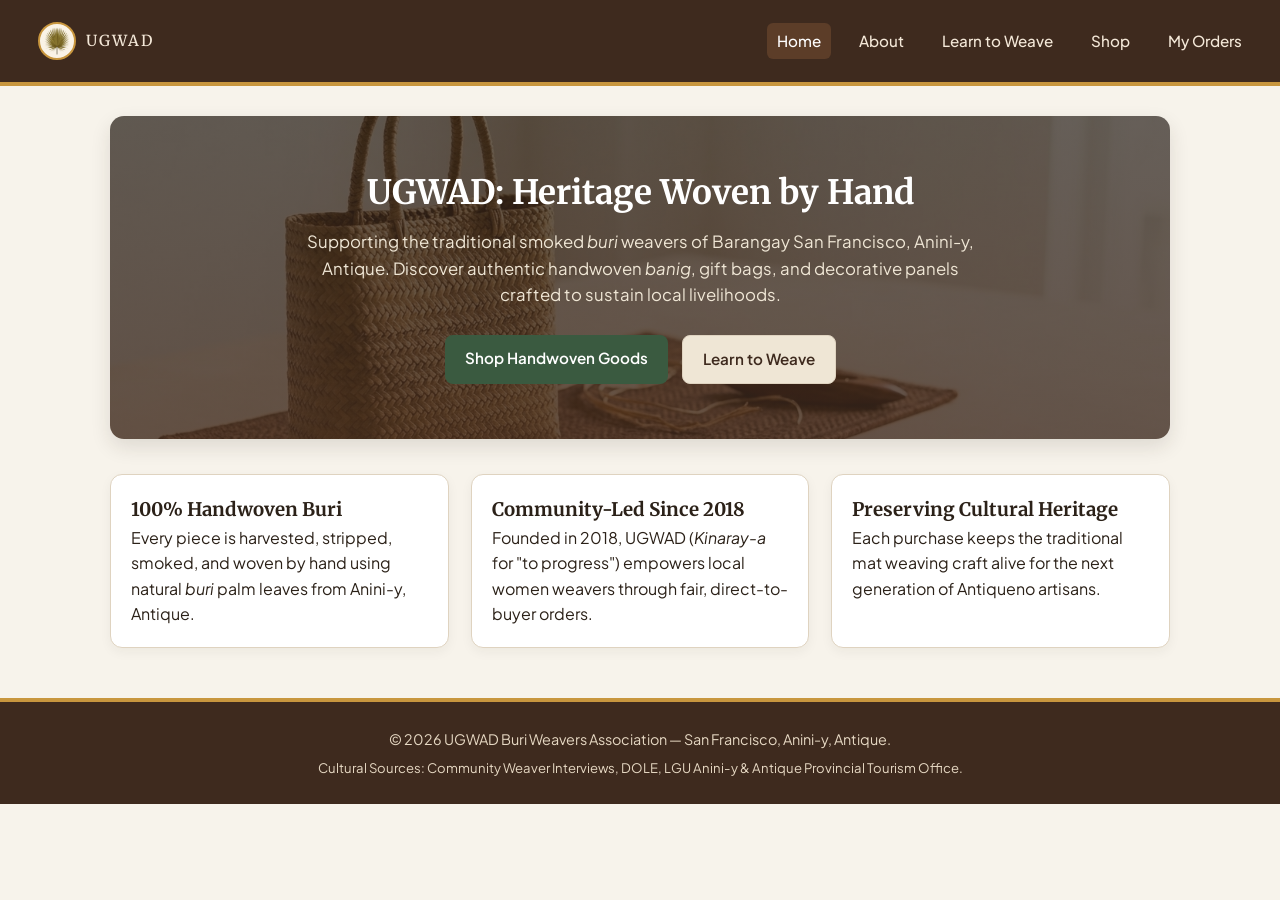
<file: index.html>
<!DOCTYPE html>
<html lang="en">
<head>
  <meta charset="UTF-8" />
  <meta name="viewport" content="width=device-width, initial-scale=1.0" />
  <title>UGWAD | Smoked Buri Crafts of San Francisco, Anini-y, Antique</title>
  <link rel="stylesheet" href="css/style.css" />
  <link rel="icon" type="image/png" href="images/logo-buri.png" />
</head>
<body>

  <!-- SHARED NAVIGATION BAR -->
  <header class="navbar">
    <a href="index.html" class="logo">
  <img src="images/logo-buri.png" alt="UGWAD Buri Weavers Logo" />
  <span>UGWAD</span>
</a>
    <nav>
      <a href="index.html" class="active">Home</a>
      <a href="about.html">About</a>
      <a href="learn.html">Learn to Weave</a>
      <a href="shop.html">Shop</a>
      <a href="my-orders.html">My Orders</a>
    </nav>
  </header>

  <!-- HERO SECTION -->
  <main class="container">
    <section class="hero">
      <h1>UGWAD: Heritage Woven by Hand</h1>
      <p>Supporting the traditional smoked <em>buri</em> weavers of Barangay San Francisco, Anini-y, Antique. 
        Discover authentic handwoven <em>banig</em>, gift bags, and decorative panels crafted to sustain local livelihoods.</p>
      <div class="hero-buttons">
        <a href="shop.html" class="btn-primary">Shop Handwoven Goods</a>
        <a href="learn.html" class="btn-secondary">Learn to Weave</a>
      </div>
    </section>

    <!-- IMPACT HIGHLIGHTS -->
    <section class="highlights">
      <div class="card">
        <h3>100% Handwoven Buri</h3>
        <p>Every piece is harvested, stripped, smoked, and woven by hand using natural <em>buri</em> palm leaves from Anini-y, Antique.</p>
      </div>
      <div class="card">
        <h3>Community-Led Since 2018</h3>
        <p>Founded in 2018, UGWAD (<em>Kinaray-a</em> for "to progress") empowers local women weavers through fair, direct-to-buyer orders.</p>
      </div>
      <div class="card">
        <h3>Preserving Cultural Heritage</h3>
        <p>Each purchase keeps the traditional mat weaving craft alive for the next generation of Antiqueno artisans.</p>
      </div>
    </section>
  </main>

  <!-- SHARED FOOTER  -->
  <footer class="footer">
    <p>&copy; 2026 UGWAD Buri Weavers Association — San Francisco, Anini-y, Antique.</p>
    <p style="margin-top: 6px; font-size: 0.82rem;">
      Cultural Sources: Community Weaver Interviews, DOLE, LGU Anini-y &amp; Antique Provincial Tourism Office.
    </p>
  </footer>

</body>
</html>
</file>
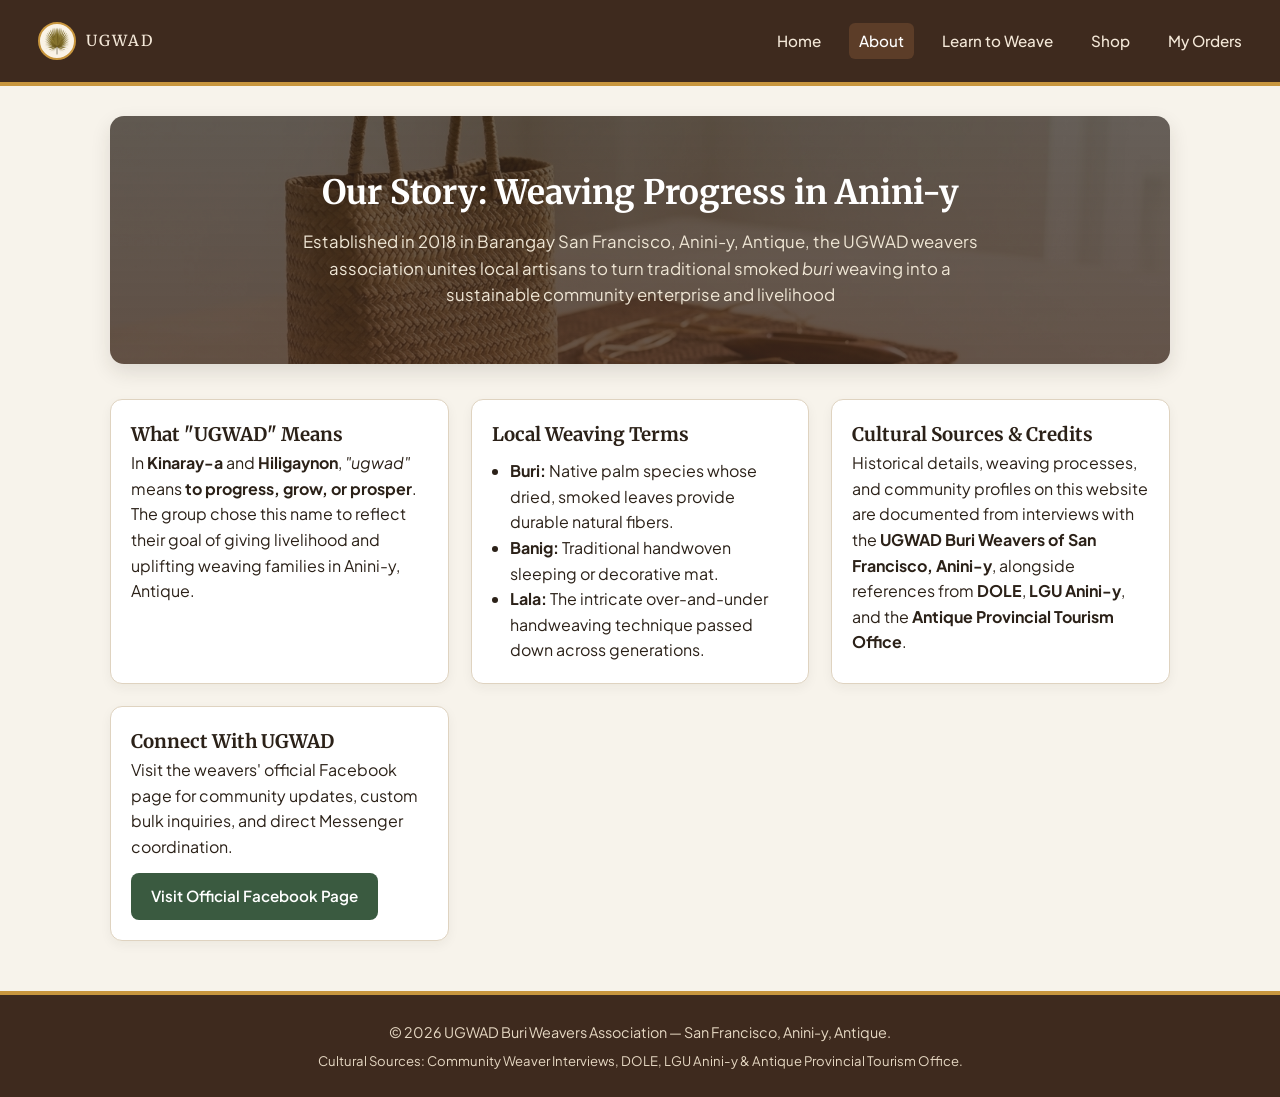
<file: about.html>
<!DOCTYPE html>
<html lang="en">
<head>
  <meta charset="UTF-8" />
  <meta name="viewport" content="width=device-width, initial-scale=1.0" />
  <title>About UGWAD | San Francisco Anini-y, Antique</title>
  <link rel="stylesheet" href="css/style.css" />
  <link rel="icon" type="image/png" href="images/logo-buri.png" />
</head>
<body>

  <header class="navbar">
    <a href="index.html" class="logo">
  <img src="images/logo-buri.png" alt="UGWAD Buri Weavers Logo" />
  <span>UGWAD</span>
</a>
    <nav>
      <a href="index.html">Home</a>
      <a href="about.html" class="active">About</a>
      <a href="learn.html">Learn to Weave</a>
      <a href="shop.html">Shop</a>
      <a href="my-orders.html">My Orders</a>
    </nav>
  </header>

  <main class="container">
    <section class="hero">
      <h1>Our Story: Weaving Progress in Anini-y</h1>
      <p> Established in 2018 in Barangay San Francisco, Anini-y, Antique, the UGWAD weavers association unites local artisans 
        to turn traditional smoked <em>buri</em> weaving into a sustainable community enterprise and livelihood</p>
    </section>
    
 <!-- CULTURAL GLOSSARY & MISSION -->
    <section class="highlights">
      <div class="card">
        <h3>What "UGWAD" Means</h3>
        <p>
          In <strong>Kinaray-a</strong> and <strong>Hiligaynon</strong>, <em>"ugwad"</em> means <strong>to progress, grow, or prosper</strong>. 
          The group chose this name to reflect their goal of giving livelihood and uplifting weaving families in Anini-y, Antique.
        </p>
      </div>

      <div class="card">
        <h3>Local Weaving Terms</h3>
        <ul style="margin-left: 18px; margin-top: 8px;">
          <li><strong>Buri:</strong> Native palm species whose dried, smoked leaves provide durable natural fibers.</li>
          <li><strong>Banig:</strong> Traditional handwoven sleeping or decorative mat.</li>
          <li><strong>Lala:</strong> The intricate over-and-under handweaving technique passed down across generations.</li>
        </ul>
      </div>

      <div class="card">
        <h3>Cultural Sources &amp; Credits</h3>
        <p>
          Historical details, weaving processes, and community profiles on this website are documented from interviews with 
          the <strong>UGWAD Buri Weavers of San Francisco, Anini-y</strong>, alongside references from <strong>DOLE</strong>, 
          <strong>LGU Anini-y</strong>, and the <strong>Antique Provincial Tourism Office</strong>.
        </p>
      </div>

    <div class="card">
      <h3>Connect With UGWAD</h3>
      <p style="margin-bottom: 14px;">
    Visit the weavers' official Facebook page for community updates, custom bulk inquiries, and direct Messenger coordination.
    </p>
    <a href="https://www.facebook.com/share/18aZADTPim/" target="_blank" rel="noopener noreferrer" class="btn-primary">
    Visit Official Facebook Page
    </a>
</div>
    </section>
    
  </main>

  <footer class="footer">
    <p>&copy; 2026 UGWAD Buri Weavers Association — San Francisco, Anini-y, Antique.</p>
    <p style="margin-top: 6px; font-size: 0.82rem;">
      Cultural Sources: Community Weaver Interviews, DOLE, LGU Anini-y &amp; Antique Provincial Tourism Office.
    </p>
  </footer>

</body>
</html>
</file>
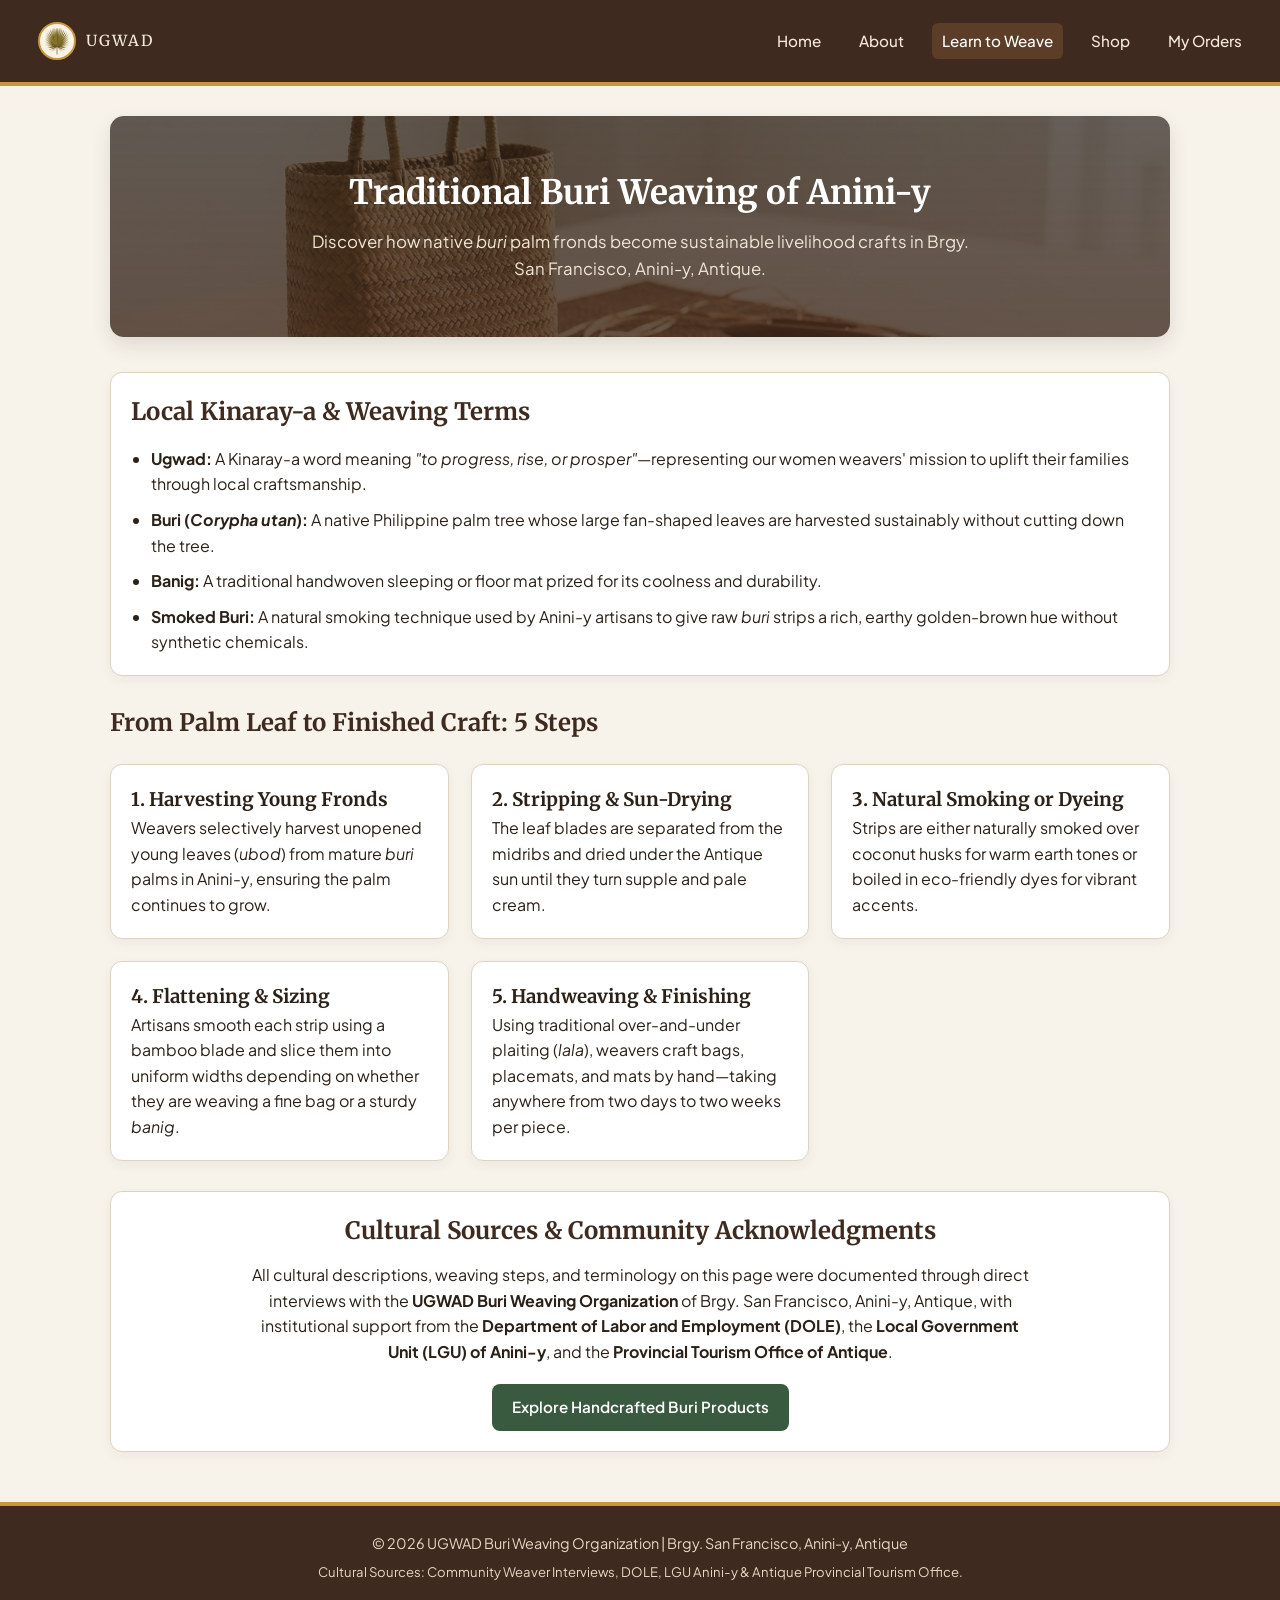
<file: learn.html>
<!DOCTYPE html>
<html lang="en">
<head>
  <meta charset="UTF-8">
  <meta name="viewport" content="width=device-width, initial-scale=1.0">
  <title>The Art of Buri Weaving | UGWAD Anini-y, Antique</title>
  <link rel="stylesheet" href="css/style.css" />
  <link rel="icon" type="image/png" href="images/logo-buri.png" />
</head>
<body>

  <!-- Navigation Bar (Matches Member 1's layout) -->
<header class="navbar">
    <a href="index.html" class="logo">
      <img src="images/logo-buri.png" alt="UGWAD Buri Weavers Logo" />
      <span>UGWAD</span>
    </a>
    <nav>
      <a href="index.html">Home</a>
      <a href="about.html">About</a>
      <a href="learn.html" class="active">Learn to Weave</a>
      <a href="shop.html">Shop</a>
      <a href="my-orders.html">My Orders</a>
    </nav>
  </header>

 <main class="container">
    <!-- HERO SECTION -->
    <section class="hero">
      <h1>Traditional Buri Weaving of Anini-y</h1>
      <p>
        Discover how native <em>buri</em> palm fronds become sustainable livelihood crafts in Brgy. San Francisco, Anini-y, Antique.
      </p>
    </section>

    <!-- LOCAL KINARAY-A & WEAVING TERMS -->
    <section class="card" style="margin-bottom: 28px;">
      <h2 style="margin-bottom: 14px; color: var(--buri-dark);">Local Kinaray-a &amp; Weaving Terms</h2>
      <ul style="margin-left: 20px; display: flex; flex-direction: column; gap: 10px;">
        <li>
          <strong>Ugwad:</strong> A Kinaray-a word meaning <em>"to progress, rise, or prosper"</em>—representing our women weavers' mission to uplift their families through local craftsmanship.
        </li>
        <li>
          <strong>Buri (<em>Corypha utan</em>):</strong> A native Philippine palm tree whose large fan-shaped leaves are harvested sustainably without cutting down the tree.
        </li>
        <li>
          <strong>Banig:</strong> A traditional handwoven sleeping or floor mat prized for its coolness and durability.
        </li>
        <li>
          <strong>Smoked Buri:</strong> A natural smoking technique used by Anini-y artisans to give raw <em>buri</em> strips a rich, earthy golden-brown hue without synthetic chemicals.
        </li>
      </ul>
    </section>

    <!-- 5-STEP WEAVING PROCESS -->
    <h2 style="color: var(--buri-dark); margin-bottom: 6px;">From Palm Leaf to Finished Craft: 5 Steps</h2>
    <section class="highlights">
      <div class="card">
        <h3>1. Harvesting Young Fronds</h3>
        <p>Weavers selectively harvest unopened young leaves (<em>ubod</em>) from mature <em>buri</em> palms in Anini-y, ensuring the palm continues to grow.</p>
      </div>

      <div class="card">
        <h3>2. Stripping &amp; Sun-Drying</h3>
        <p>The leaf blades are separated from the midribs and dried under the Antique sun until they turn supple and pale cream.</p>
      </div>

      <div class="card">
        <h3>3. Natural Smoking or Dyeing</h3>
        <p>Strips are either naturally smoked over coconut husks for warm earth tones or boiled in eco-friendly dyes for vibrant accents.</p>
      </div>

      <div class="card">
        <h3>4. Flattening &amp; Sizing</h3>
        <p>Artisans smooth each strip using a bamboo blade and slice them into uniform widths depending on whether they are weaving a fine bag or a sturdy <em>banig</em>.</p>
      </div>

      <div class="card">
        <h3>5. Handweaving &amp; Finishing</h3>
        <p>Using traditional over-and-under plaiting (<em>lala</em>), weavers craft bags, placemats, and mats by hand—taking anywhere from two days to two weeks per piece.</p>
      </div>
    </section>

    <!-- CULTURAL SOURCES & CTA -->
    <section class="card" style="margin-top: 30px; text-align: center;">
      <h2 style="margin-bottom: 12px; color: var(--buri-dark);">Cultural Sources &amp; Community Acknowledgments</h2>
      <p style="max-width: 780px; margin: 0 auto 20px;">
        All cultural descriptions, weaving steps, and terminology on this page were documented through direct interviews with the 
        <strong>UGWAD Buri Weaving Organization</strong> of Brgy. San Francisco, Anini-y, Antique, with institutional support from the 
        <strong>Department of Labor and Employment (DOLE)</strong>, the <strong>Local Government Unit (LGU) of Anini-y</strong>, and the 
        <strong>Provincial Tourism Office of Antique</strong>.
      </p>
      <a href="shop.html" class="btn-primary">Explore Handcrafted Buri Products</a>
    </section>
  </main>

  <!-- SHARED FOOTER -->
  <footer class="footer">
    <p>&copy; 2026 UGWAD Buri Weaving Organization | Brgy. San Francisco, Anini-y, Antique</p>
    <p style="margin-top: 6px; font-size: 0.82rem;">
      Cultural Sources: Community Weaver Interviews, DOLE, LGU Anini-y &amp; Antique Provincial Tourism Office.
    </p>
  </footer>

</body>
</html>
</file>
<file: css/style.css>
@import url('https://fonts.googleapis.com/css2?family=Merriweather:wght@400;700&family=Plus+Jakarta+Sans:wght@400;500;600;700&display=swap');


:root {
  --bg-cream: #F7F3EB;
  --surface-white: #FFFFFF;
  --surface-sand: #EFE6D5;
  --buri-dark: #3E2A1E;
  --buri-medium: #5C3D28;
  --palm-green: #3A5A40;
  --palm-green-hover: #2D4732;
  --rattan-gold: #C8963E;
  --text-main: #2B2118;
  --text-muted: #6B5B4D;
  --border-woven: #DFD3C0;
}

* {
  box-sizing: border-box;
  margin: 0;
  padding: 0;
}

body {
  background-color: var(--bg-cream);
  color: var(--text-main);
  font-family: 'Plus Jakarta Sans', Arial, sans-serif;
  line-height: 1.6;
}

h1, h2, h3, .logo {
  font-family: 'Merriweather', Georgia, serif;
}

/* Navigation Bar */
.navbar {
  background-color: var(--buri-dark);
  color: #FFF;
  padding: 16px 28px;
  display: flex;
  flex-wrap: wrap;
  justify-content: space-between;
  align-items: center;
  border-bottom: 4px solid var(--rattan-gold);
  position: sticky;
  top: 0;
  z-index: 100;
}

.logo {
 display: flex;
  align-items: center;
  gap: 10px;
  font-size: 1.5rem;
  font-weight: 700;
  letter-spacing: 2px;
  color: #FAF3E6;
  text-decoration: none;
}

.logo img {
  width: 38px;
  height: 38px;
  border-radius: 50%;
  object-fit: cover;
  background-color: #FAF3E6;
  padding: 3px;
  border: 2px solid var(--rattan-gold);
}


.navbar nav {
  display: flex;
  flex-wrap: wrap;
  gap: 18px;
}

.navbar a {
  color: #F4E8D8;
  text-decoration: none;
  font-size: 0.95rem;
  font-weight: 500;
  padding: 6px 10px;
  border-radius: 6px;
  transition: background 0.2s ease, color 0.2s ease;
}

.navbar a:hover, .navbar a.active {
  background-color: var(--buri-medium);
  color: #FFFFFF;
}

/* Layout Container */
.container {
  max-width: 1100px;
  margin: 30px auto;
  padding: 0 20px;
}

/* Hero Banner Section */
.hero {
  background: linear-gradient(rgba(43, 33, 24, 0.72), rgba(62, 42, 30, 0.80)),
    url('../images/hero-buri.jpg') center/cover no-repeat;
  color: #FAF3E6;
  padding: 55px 30px;
  border-radius: 14px;
  text-align: center;
  margin-bottom: 35px;
  box-shadow: 0 8px 20px rgba(43, 33, 24, 0.12);
}

.hero h1 {
  color: #FFFFFF;
  margin-bottom: 14px;
  font-size: 2.1rem;
  line-height: 1.3;
}

.hero p {
  max-width: 680px;
  margin: 0 auto;
  color: #EFE6D5;
  font-size: 1.05rem;
}

.hero-buttons {
  margin-top: 26px;
  display: flex;
  justify-content: center;
  gap: 14px;
  flex-wrap: wrap;
}

/* Buttons */
button, .btn-primary, .btn-secondary, .btn-danger {
  padding: 11px 20px;
  border: none;
  border-radius: 8px;
  cursor: pointer;
  font-family: 'Plus Jakarta Sans', Arial, sans-serif;
  font-size: 0.95rem;
  font-weight: 600;
  text-decoration: none;
  display: inline-block;
  transition: transform 0.15s ease, background-color 0.2s ease;
}

button:hover, .btn-primary:hover, .btn-secondary:hover {
  transform: translateY(-1px);
}

.btn-primary, button {
  background-color: var(--palm-green);
  color: #FFFFFF;
}

.btn-primary:hover, button:hover {
  background-color: var(--palm-green-hover);
}

.btn-secondary {
  background-color: var(--surface-sand);
  color: var(--buri-dark);
  border: 1px solid var(--border-woven);
}

.btn-secondary:hover {
  background-color: #E4D7C1;
}

.btn-danger {
  background-color: #A63A2B;
  color: #FFFFFF;
}

/* Cards & Product Grids */
.highlights, .product-grid {
  display: grid;
  grid-template-columns: repeat(auto-fit, minmax(260px, 1fr));
  gap: 22px;
  margin-top: 22px;
}

.card, .product-card {
  background: var(--surface-white);
  padding: 20px;
  border-radius: 12px;
  border: 1px solid var(--border-woven);
  box-shadow: 0 4px 12px rgba(43, 33, 24, 0.05);
  transition: transform 0.2s ease, box-shadow 0.2s ease;
}

.card:hover, .product-card:hover {
  transform: translateY(-3px);
  box-shadow: 0 8px 18px rgba(43, 33, 24, 0.1);
}

.product-card img {
  width: 100%;
  height: auto;
  aspect-ratio: 1 / 1;
  object-fit: contain;
  border-radius: 8px;
  margin-bottom: 14px;
  background-color: var(--surface-sand);
  cursor: zoom-in;
}

.price-tag {
  font-size: 1.15rem;
  font-weight: 700;
  color: var(--palm-green);
  margin: 8px 0 14px;
}

/* Forms (For Members 2, 3, 4) */
label {
  font-weight: 600;
  font-size: 0.9rem;
  color: var(--buri-dark);
}

input, select, textarea {
  width: 100%;
  padding: 11px 12px;
  margin: 6px 0 16px;
  border: 1px solid #C8B8A2;
  border-radius: 8px;
  background-color: #FFFDF9;
  font-family: inherit;
  font-size: 0.95rem;
}

input:focus, select:focus, textarea:focus {
  outline: none;
  border-color: var(--palm-green);
  box-shadow: 0 0 0 3px rgba(58, 90, 64, 0.15);
}

/* Order Status Badges (For Member 4) */
.badge {
  display: inline-block;
  padding: 4px 10px;
  border-radius: 20px;
  font-size: 0.8rem;
  font-weight: 700;
  background-color: var(--surface-sand);
  color: var(--buri-dark);
}

/* Footer */
.footer {
  text-align: center;
  padding: 26px 20px;
  margin-top: 50px;
  background-color: var(--buri-dark);
  color: #E6D8C3;
  font-size: 0.9rem;
  border-top: 4px solid var(--rattan-gold);
}

/* Click-to-enlarge popup */
.lightbox {
  display: none;
  position: fixed;
  inset: 0;
  background: rgba(0, 0, 0, 0.88);
  z-index: 9999;
  align-items: center;
  justify-content: center;
  padding: 16px;
}

.lightbox.open {
  display: flex;
}

.lightbox-img {
  max-width: 92vw;
  max-height: 88vh;
  object-fit: contain;
  border-radius: 8px;
}

.lightbox .lightbox-close {
  position: absolute;
  top: 14px;
  right: 18px;
  width: 44px;
  height: 44px;
  padding: 0;
  border-radius: 50%;
  background: #fff;
  color: var(--buri-dark);
  font-size: 28px;
  line-height: 1;
}

.lightbox .lightbox-close:hover {
  background: var(--surface-sand);
}
</file>
